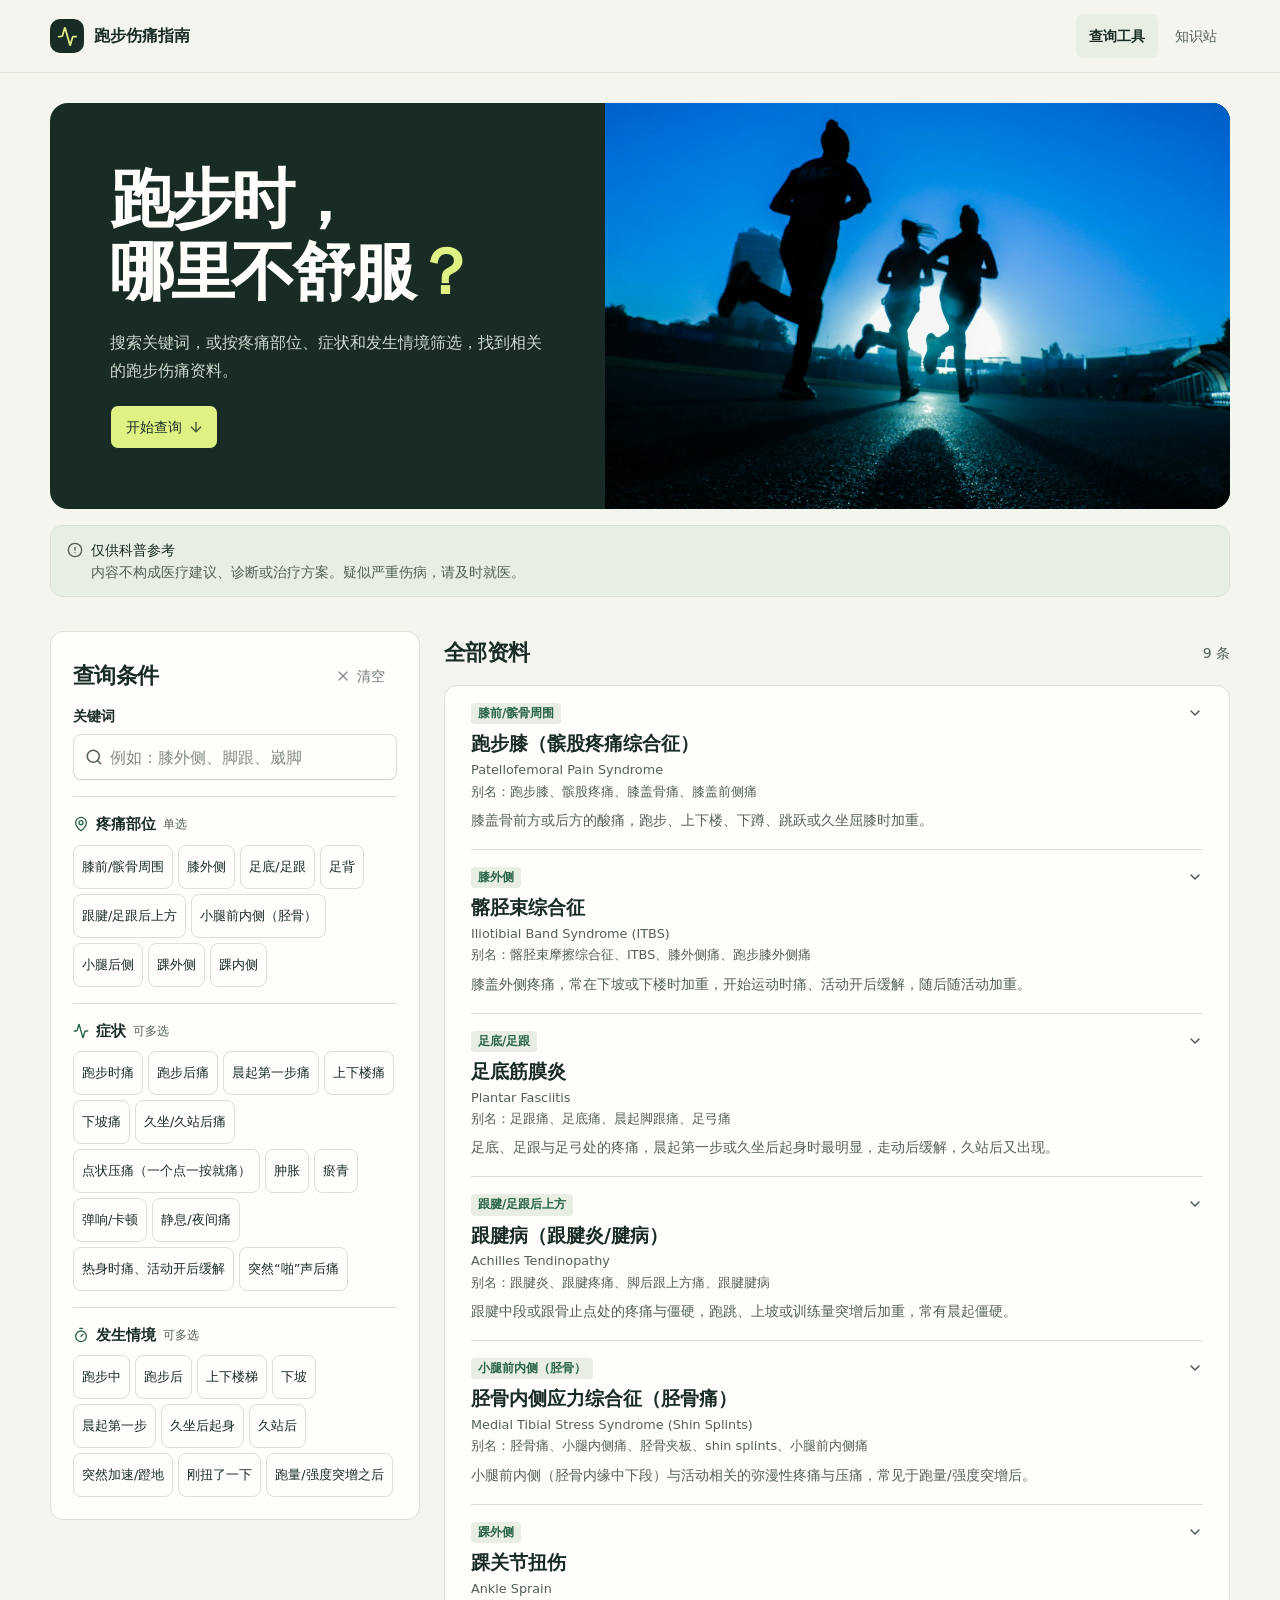
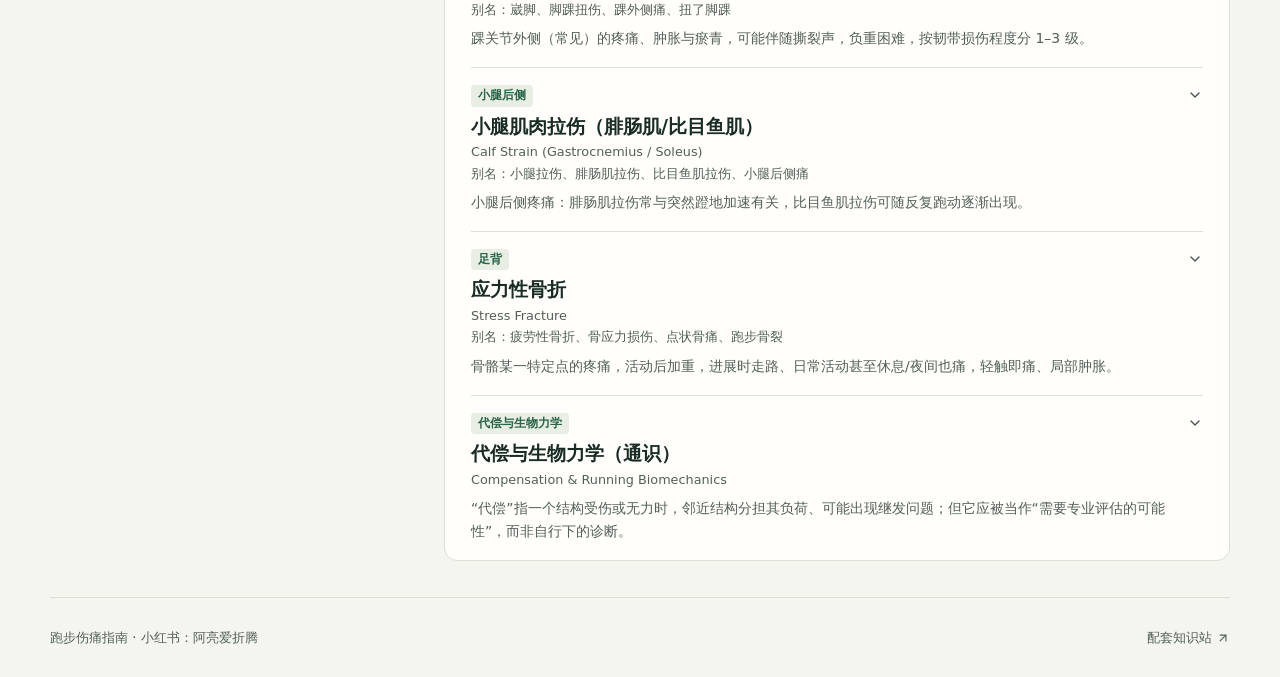
<file: 工具页/index.html>
<!doctype html>
<html lang="zh-CN">
<head>
  <meta charset="utf-8">
  <meta name="viewport" content="width=device-width, initial-scale=1">
  <meta name="theme-color" content="#f5f5ef">
  <meta name="description" content="查阅跑步伤痛、相关症状与就医信号，每条资料附出处。">
  <title>工具页 · 跑步伤痛指南</title>
  <script type="module" crossorigin src="../assets/main-BIjRZDXB.js"></script>
  <link rel="stylesheet" crossorigin href="../assets/main-9X3qH0BG.css">
</head>
<body>
  <div id="root"></div>
</body>
</html>
</file>
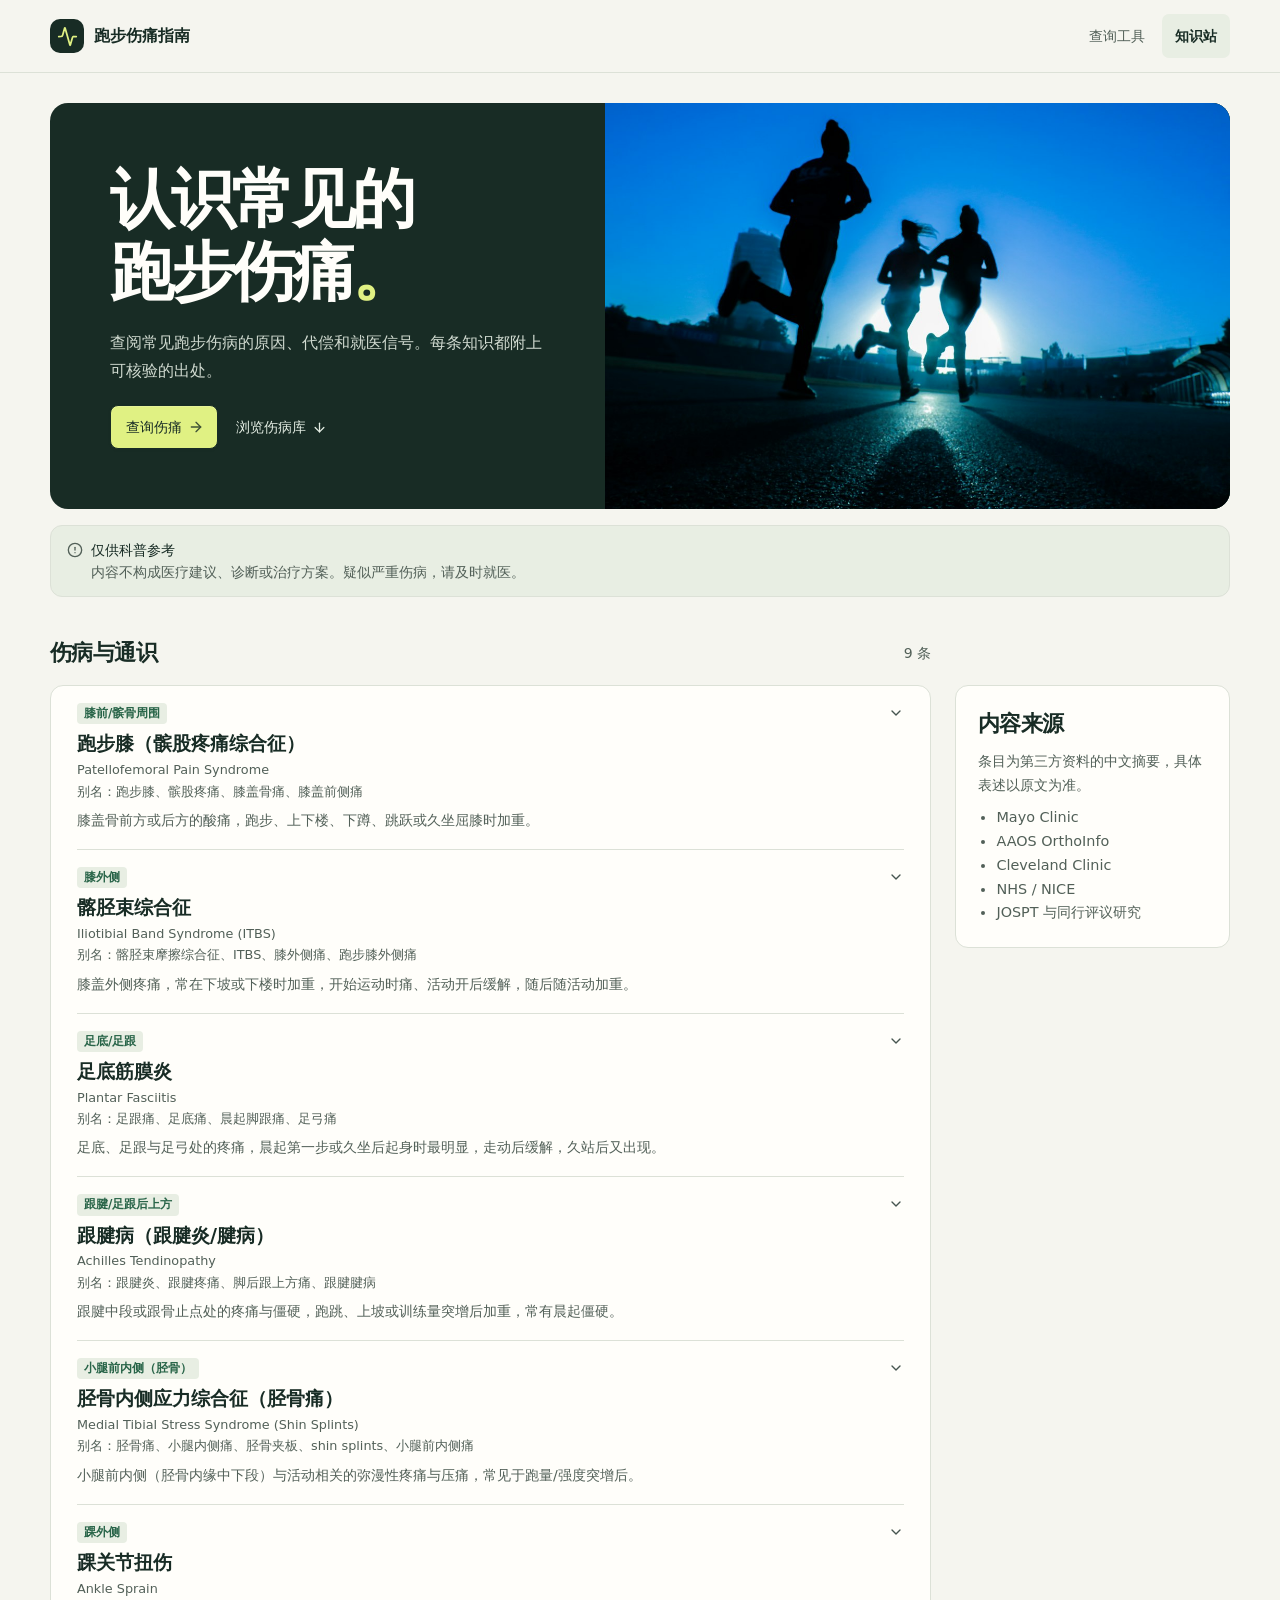
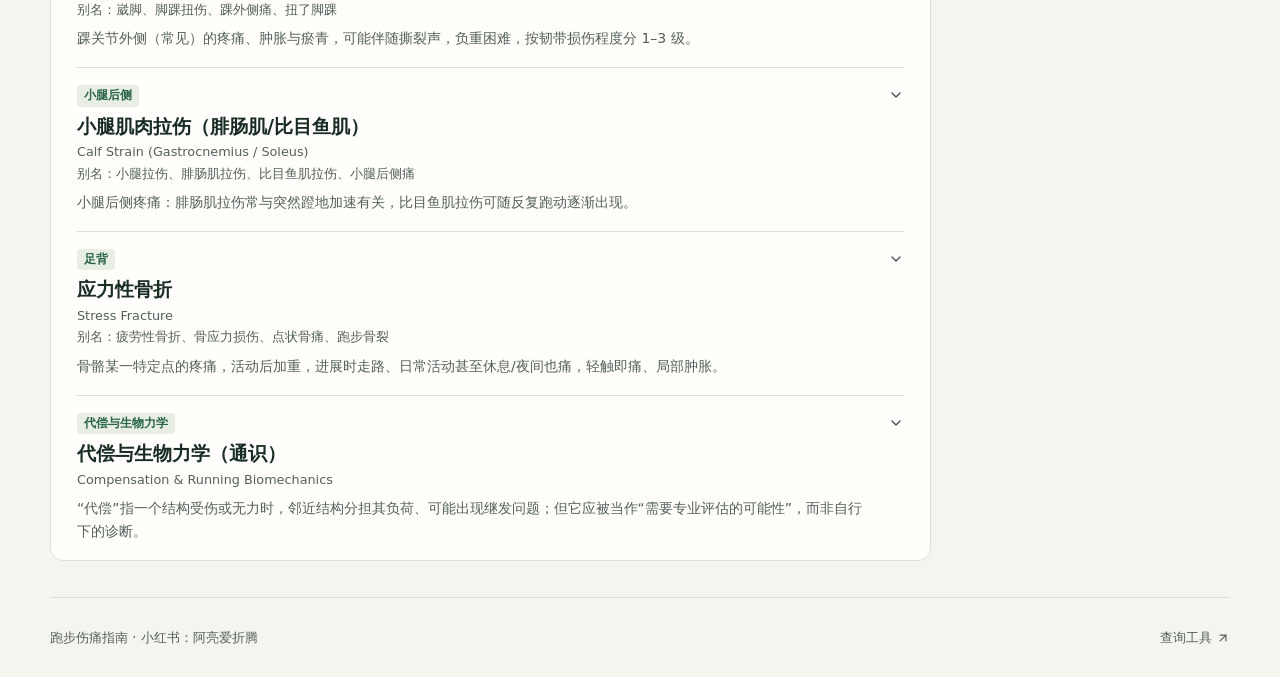
<file: 网站/index.html>
<!doctype html>
<html lang="zh-CN">
<head>
  <meta charset="utf-8">
  <meta name="viewport" content="width=device-width, initial-scale=1">
  <meta name="theme-color" content="#f5f5ef">
  <meta name="description" content="查阅跑步伤痛、相关症状与就医信号，每条资料附出处。">
  <title>网站 · 跑步伤痛指南</title>
  <script type="module" crossorigin src="../assets/main-BIjRZDXB.js"></script>
  <link rel="stylesheet" crossorigin href="../assets/main-9X3qH0BG.css">
</head>
<body data-page="library">
  <div id="root"></div>
</body>
</html>
</file>
<file: assets/main-9X3qH0BG.css>
/*! tailwindcss v4.3.5 | MIT License | https://tailwindcss.com */
@layer properties{@supports (((-webkit-hyphens:none)) and (not (margin-trim:block))) or ((-moz-orient:inline) and (not (color:rgb(from red r g b)))){*,:before,:after,::backdrop{--tw-translate-x:0;--tw-translate-y:0;--tw-translate-z:0;--tw-border-style:solid;--tw-leading:initial;--tw-font-weight:initial;--tw-shadow:0 0 #0000;--tw-shadow-color:initial;--tw-shadow-alpha:100%;--tw-inset-shadow:0 0 #0000;--tw-inset-shadow-color:initial;--tw-inset-shadow-alpha:100%;--tw-ring-color:initial;--tw-ring-shadow:0 0 #0000;--tw-inset-ring-color:initial;--tw-inset-ring-shadow:0 0 #0000;--tw-ring-inset:initial;--tw-ring-offset-width:0px;--tw-ring-offset-color:#fff;--tw-ring-offset-shadow:0 0 #0000;--tw-outline-style:solid;--tw-blur:initial;--tw-brightness:initial;--tw-contrast:initial;--tw-grayscale:initial;--tw-hue-rotate:initial;--tw-invert:initial;--tw-opacity:initial;--tw-saturate:initial;--tw-sepia:initial;--tw-drop-shadow:initial;--tw-drop-shadow-color:initial;--tw-drop-shadow-alpha:100%;--tw-drop-shadow-size:initial;--tw-duration:initial;--tw-ease:initial;--tw-content:""}}}@layer theme{:root,:host{--font-sans:-apple-system, BlinkMacSystemFont, "Segoe UI", Roboto, "Helvetica Neue", "Noto Sans", Arial, sans-serif, "Apple Color Emoji", "Segoe UI Emoji", "Segoe UI Symbol", "Noto Color Emoji";--font-mono:ui-monospace, SFMono-Regular, Menlo, Monaco, Consolas, "Liberation Mono", "Courier New", monospace;--color-black:#000;--color-white:#fff;--spacing:.25rem;--text-xs:.75rem;--text-xs--line-height:calc(1 / .75);--text-sm:.875rem;--text-sm--line-height:calc(1.25 / .875);--text-base:1rem;--text-base--line-height:calc(1.5 / 1);--text-lg:1.125rem;--text-lg--line-height:calc(1.75 / 1.125);--font-weight-medium:500;--radius-md:.375rem;--radius-lg:.5rem;--radius-xl:.75rem;--ease-in-out:cubic-bezier(.4, 0, .2, 1);--animate-spin:spin 1s linear infinite;--default-transition-duration:.15s;--default-transition-timing-function:cubic-bezier(.4, 0, .2, 1);--default-font-family:var(--font-sans);--default-mono-font-family:var(--font-mono)}}@layer base{*,:after,:before,::backdrop{box-sizing:border-box;border:0 solid;margin:0;padding:0}::file-selector-button{box-sizing:border-box;border:0 solid;margin:0;padding:0}html,:host{-webkit-text-size-adjust:100%;tab-size:4;line-height:1.5;font-family:var(--default-font-family,-apple-system, BlinkMacSystemFont, "Segoe UI", Roboto, "Helvetica Neue", "Noto Sans", Arial, sans-serif, "Apple Color Emoji", "Segoe UI Emoji", "Segoe UI Symbol", "Noto Color Emoji");font-feature-settings:var(--default-font-feature-settings,normal);font-variation-settings:var(--default-font-variation-settings,normal);-webkit-tap-highlight-color:transparent}hr{height:0;color:inherit;border-top-width:1px}abbr:where([title]){-webkit-text-decoration:underline dotted;text-decoration:underline dotted}h1,h2,h3,h4,h5,h6{font-size:inherit;font-weight:inherit}a{color:inherit;-webkit-text-decoration:inherit;-webkit-text-decoration:inherit;-webkit-text-decoration:inherit;-webkit-text-decoration:inherit;text-decoration:inherit}b,strong{font-weight:bolder}code,kbd,samp,pre{font-family:var(--default-mono-font-family,ui-monospace, SFMono-Regular, Menlo, Monaco, Consolas, "Liberation Mono", "Courier New", monospace);font-feature-settings:var(--default-mono-font-feature-settings,normal);font-variation-settings:var(--default-mono-font-variation-settings,normal);font-size:1em}small{font-size:80%}sub,sup{vertical-align:baseline;font-size:75%;line-height:0;position:relative}sub{bottom:-.25em}sup{top:-.5em}table{text-indent:0;border-color:inherit;border-collapse:collapse}:-moz-focusring:where(:not(iframe)){outline:auto}progress{vertical-align:baseline}summary{display:list-item}ol,ul,menu{list-style:none}img,svg,video,canvas,audio,iframe,embed,object{vertical-align:middle;display:block}img,video{max-width:100%;height:auto}button,input,select,optgroup,textarea{font:inherit;font-feature-settings:inherit;font-variation-settings:inherit;letter-spacing:inherit;color:inherit;opacity:1;background-color:#0000;border-radius:0}::file-selector-button{font:inherit;font-feature-settings:inherit;font-variation-settings:inherit;letter-spacing:inherit;color:inherit;opacity:1;background-color:#0000;border-radius:0}:where(select:is([multiple],[size])) optgroup{font-weight:bolder}:where(select:is([multiple],[size])) optgroup option{padding-inline-start:20px}::file-selector-button{margin-inline-end:4px}::placeholder{opacity:1}@supports (not ((-webkit-appearance:-apple-pay-button))) or (contain-intrinsic-size:1px){::placeholder{color:currentColor}@supports (color:color-mix(in lab, red, red)){::placeholder{color:color-mix(in oklab, currentcolor 50%, transparent)}}}textarea{resize:vertical}::-webkit-search-decoration{-webkit-appearance:none}::-webkit-date-and-time-value{min-height:1lh;text-align:inherit}::-webkit-datetime-edit{display:inline-flex}::-webkit-datetime-edit-fields-wrapper{padding:0}::-webkit-datetime-edit{padding-block:0}::-webkit-datetime-edit-year-field{padding-block:0}::-webkit-datetime-edit-month-field{padding-block:0}::-webkit-datetime-edit-day-field{padding-block:0}::-webkit-datetime-edit-hour-field{padding-block:0}::-webkit-datetime-edit-minute-field{padding-block:0}::-webkit-datetime-edit-second-field{padding-block:0}::-webkit-datetime-edit-millisecond-field{padding-block:0}::-webkit-datetime-edit-meridiem-field{padding-block:0}::-webkit-calendar-picker-indicator{line-height:1}:-moz-ui-invalid{box-shadow:none}button,input:where([type=button],[type=reset],[type=submit]){appearance:button}::file-selector-button{appearance:button}::-webkit-inner-spin-button{height:auto}::-webkit-outer-spin-button{height:auto}[hidden]:where(:not([hidden=until-found])){display:none!important}*{border-color:var(--line)}}@layer components;@layer utilities{.pointer-events-none{pointer-events:none}.absolute{position:absolute}.relative{position:relative}.block{display:block}.flex{display:flex}.grid{display:grid}.inline-flex{display:inline-flex}.size-4{width:calc(var(--spacing) * 4);height:calc(var(--spacing) * 4)}.size-7{width:calc(var(--spacing) * 7);height:calc(var(--spacing) * 7)}.size-8{width:calc(var(--spacing) * 8);height:calc(var(--spacing) * 8)}.size-9{width:calc(var(--spacing) * 9);height:calc(var(--spacing) * 9)}.size-10{width:calc(var(--spacing) * 10);height:calc(var(--spacing) * 10)}.size-11{width:calc(var(--spacing) * 11);height:calc(var(--spacing) * 11)}.h-\(--accordion-panel-height\){height:var(--accordion-panel-height)}.h-7{height:calc(var(--spacing) * 7)}.h-7\.5{height:calc(var(--spacing) * 7.5)}.h-8{height:calc(var(--spacing) * 8)}.h-8\.5{height:calc(var(--spacing) * 8.5)}.h-9{height:calc(var(--spacing) * 9)}.h-9\.5{height:calc(var(--spacing) * 9.5)}.h-10{height:calc(var(--spacing) * 10)}.h-11{height:calc(var(--spacing) * 11)}.w-fit{width:fit-content}.w-full{width:100%}.min-w-0{min-width:0}.min-w-8{min-width:calc(var(--spacing) * 8)}.min-w-9{min-width:calc(var(--spacing) * 9)}.min-w-10{min-width:calc(var(--spacing) * 10)}.flex-1{flex:1}.shrink-0{flex-shrink:0}.translate-y-0\.5{--tw-translate-y:calc(var(--spacing) * .5);translate:var(--tw-translate-x) var(--tw-translate-y)}.animate-spin{animation:var(--animate-spin)}.cursor-pointer{cursor:pointer}.flex-col{flex-direction:column}.items-center{align-items:center}.items-start{align-items:flex-start}.justify-between{justify-content:space-between}.justify-center{justify-content:center}.gap-0\.5{gap:calc(var(--spacing) * .5)}.gap-1{gap:var(--spacing)}.gap-1\.5{gap:calc(var(--spacing) * 1.5)}.gap-2{gap:calc(var(--spacing) * 2)}.gap-2\.5{gap:calc(var(--spacing) * 2.5)}.gap-4{gap:calc(var(--spacing) * 4)}.gap-x-2{column-gap:calc(var(--spacing) * 2)}.gap-y-0\.5{row-gap:calc(var(--spacing) * .5)}.overflow-hidden{overflow:hidden}.rounded-\[inherit\]{border-radius:inherit}.rounded-lg{border-radius:var(--radius-lg)}.rounded-md{border-radius:var(--radius-md)}.rounded-xl{border-radius:var(--radius-xl)}.border{border-style:var(--tw-border-style);border-width:1px}.border-b{border-bottom-style:var(--tw-border-style);border-bottom-width:1px}.border-destructive{border-color:#af392b}.border-destructive\/32{border-color:oklab(51.426% .135201 .0781397/.32)}.border-input{border-color:var(--line)}.border-primary{border-color:var(--ink)}.border-transparent{border-color:#0000}.border-warning\/32{border-color:oklab(54.9016% .0737073 .0963849/.32)}.bg-background{background-color:var(--paper)}.bg-border{background-color:var(--line)}.bg-destructive{background-color:#af392b}.bg-destructive\/4{background-color:oklab(51.426% .135201 .0781397/.04)}.bg-input{background-color:var(--line)}.bg-primary{background-color:var(--ink)}.bg-secondary{background-color:var(--tint)}.bg-transparent{background-color:#0000}.bg-warning\/4{background-color:oklab(54.9016% .0737073 .0963849/.04)}.px-3\.5{padding-inline:calc(var(--spacing) * 3.5)}.px-\[calc\(--spacing\(1\.5\)-1px\)\]{padding-inline:calc(calc(var(--spacing) * 1.5) - 1px)}.px-\[calc\(--spacing\(2\)-1px\)\]{padding-inline:calc(calc(var(--spacing) * 2) - 1px)}.px-\[calc\(--spacing\(2\.5\)-1px\)\]{padding-inline:calc(calc(var(--spacing) * 2.5) - 1px)}.px-\[calc\(--spacing\(3\)-1px\)\]{padding-inline:calc(calc(var(--spacing) * 3) - 1px)}.px-\[calc\(--spacing\(3\.5\)-1px\)\]{padding-inline:calc(calc(var(--spacing) * 3.5) - 1px)}.px-\[calc\(--spacing\(4\)-1px\)\]{padding-inline:calc(calc(var(--spacing) * 4) - 1px)}.py-3{padding-block:calc(var(--spacing) * 3)}.py-4{padding-block:calc(var(--spacing) * 4)}.pt-0{padding-top:0}.pb-4{padding-bottom:calc(var(--spacing) * 4)}.text-left{text-align:left}.text-base{font-size:var(--text-base);line-height:var(--tw-leading,var(--text-base--line-height))}.text-lg{font-size:var(--text-lg);line-height:var(--tw-leading,var(--text-lg--line-height))}.text-sm{font-size:var(--text-sm);line-height:var(--tw-leading,var(--text-sm--line-height))}.leading-7\.5{--tw-leading:calc(var(--spacing) * 7.5);line-height:calc(var(--spacing) * 7.5)}.leading-8\.5{--tw-leading:calc(var(--spacing) * 8.5);line-height:calc(var(--spacing) * 8.5)}.leading-9\.5{--tw-leading:calc(var(--spacing) * 9.5);line-height:calc(var(--spacing) * 9.5)}.font-medium{--tw-font-weight:var(--font-weight-medium);font-weight:var(--font-weight-medium)}.whitespace-nowrap{white-space:nowrap}.text-card-foreground{color:var(--ink)}.text-destructive-foreground{color:#8f2015}.text-foreground{color:var(--ink)}.text-muted-foreground{color:var(--muted)}.text-primary-foreground{color:#fff}.text-secondary-foreground{color:var(--ink)}.text-white{color:var(--color-white)}.underline-offset-4{text-underline-offset:4px}.opacity-80{opacity:.8}.shadow-xs\/5{--tw-shadow-alpha:5%;--tw-shadow:0 1px 2px 0 var(--tw-shadow-color,oklab(0% 0 0/.05));box-shadow:var(--tw-inset-shadow), var(--tw-inset-ring-shadow), var(--tw-ring-offset-shadow), var(--tw-ring-shadow), var(--tw-shadow)}.shadow-xs{--tw-shadow:0 1px 2px 0 var(--tw-shadow-color,#0000000d);box-shadow:var(--tw-inset-shadow), var(--tw-inset-ring-shadow), var(--tw-ring-offset-shadow), var(--tw-ring-shadow), var(--tw-shadow)}.shadow-destructive\/24{--tw-shadow-color:#af392b3d}@supports (color:color-mix(in lab, red, red)){.shadow-destructive\/24{--tw-shadow-color:color-mix(in oklab, oklab(51.426% .135201 .0781397/.24) var(--tw-shadow-alpha), transparent)}}.shadow-primary\/24{--tw-shadow-color:var(--ink)}@supports (color:color-mix(in lab, red, red)){.shadow-primary\/24{--tw-shadow-color:color-mix(in oklab, color-mix(in oklab, var(--ink) 24%, transparent) var(--tw-shadow-alpha), transparent)}}.ring-ring\/24{--tw-ring-color:var(--green)}@supports (color:color-mix(in lab, red, red)){.ring-ring\/24{--tw-ring-color:color-mix(in oklab, var(--green) 24%, transparent)}}.outline{outline-style:var(--tw-outline-style);outline-width:1px}.filter{filter:var(--tw-blur, ) var(--tw-brightness, ) var(--tw-contrast, ) var(--tw-grayscale, ) var(--tw-hue-rotate, ) var(--tw-invert, ) var(--tw-saturate, ) var(--tw-sepia, ) var(--tw-drop-shadow, )}.transition-\[height\]{transition-property:height;transition-timing-function:var(--tw-ease,var(--default-transition-timing-function));transition-duration:var(--tw-duration,var(--default-transition-duration))}.transition-all{transition-property:all;transition-timing-function:var(--tw-ease,var(--default-transition-timing-function));transition-duration:var(--tw-duration,var(--default-transition-duration))}.transition-shadow{transition-property:box-shadow;transition-timing-function:var(--tw-ease,var(--default-transition-timing-function));transition-duration:var(--tw-duration,var(--default-transition-duration))}.transition-transform{transition-property:transform,translate,scale,rotate;transition-timing-function:var(--tw-ease,var(--default-transition-timing-function));transition-duration:var(--tw-duration,var(--default-transition-duration))}.duration-200{--tw-duration:.2s;transition-duration:.2s}.ease-in-out{--tw-ease:var(--ease-in-out);transition-timing-function:var(--ease-in-out)}.outline-none{--tw-outline-style:none;outline-style:none}.select-none{-webkit-user-select:none;user-select:none}.\[transition\:background-color_5000000s_ease-in-out_0s\]{transition:background-color 5000000s ease-in-out}:is(.\*\:not-first\:rounded-s-none>*):not(:first-child){border-start-start-radius:0;border-end-start-radius:0}:is(.\*\:not-first\:rounded-t-none>*):not(:first-child){border-top-left-radius:0;border-top-right-radius:0}:is(.\*\:not-first\:border-s-0>*):not(:first-child){border-inline-start-style:var(--tw-border-style);border-inline-start-width:0}:is(.\*\:not-first\:border-t-0>*):not(:first-child){border-top-style:var(--tw-border-style);border-top-width:0}:is(.\*\:not-last\:rounded-e-none>*):not(:last-child){border-start-end-radius:0;border-end-end-radius:0}:is(.\*\:not-last\:rounded-b-none>*):not(:last-child){border-bottom-right-radius:0;border-bottom-left-radius:0}:is(.\*\:not-last\:border-e-0>*):not(:last-child){border-inline-end-style:var(--tw-border-style);border-inline-end-width:0}:is(.\*\:not-last\:border-b-0>*):not(:last-child){border-bottom-style:var(--tw-border-style);border-bottom-width:0}.not-disabled\:inset-shadow-\[0_1px_--theme\(--color-white\/16\%\)\]:not(:disabled){--tw-inset-shadow:inset 0 1px var(--tw-inset-shadow-color,#ffffff29)}@supports (color:color-mix(in lab, red, red)){.not-disabled\:inset-shadow-\[0_1px_--theme\(--color-white\/16\%\)\]:not(:disabled){--tw-inset-shadow:inset 0 1px var(--tw-inset-shadow-color,color-mix(in oklab, var(--color-white) 16%, transparent))}}.not-disabled\:inset-shadow-\[0_1px_--theme\(--color-white\/16\%\)\]:not(:disabled){box-shadow:var(--tw-inset-shadow), var(--tw-inset-ring-shadow), var(--tw-ring-offset-shadow), var(--tw-ring-shadow), var(--tw-shadow)}@media not all and (prefers-color-scheme:dark){.not-dark\:bg-clip-padding{background-clip:padding-box}}.file\:me-3::file-selector-button{margin-inline-end:calc(var(--spacing) * 3)}.file\:bg-transparent::file-selector-button{background-color:#0000}.file\:text-sm::file-selector-button{font-size:var(--text-sm);line-height:var(--tw-leading,var(--text-sm--line-height))}.file\:font-medium::file-selector-button{--tw-font-weight:var(--font-weight-medium);font-weight:var(--font-weight-medium)}.file\:text-foreground::file-selector-button{color:var(--ink)}.placeholder\:text-muted-foreground\/72::placeholder{color:var(--muted)}@supports (color:color-mix(in lab, red, red)){.placeholder\:text-muted-foreground\/72::placeholder{color:color-mix(in oklab, var(--muted) 72%, transparent)}}.before\:pointer-events-none:before{content:var(--tw-content);pointer-events:none}.before\:absolute:before{content:var(--tw-content);position:absolute}.before\:inset-0:before{content:var(--tw-content);inset:0}.before\:rounded-\[calc\(var\(--radius-lg\)-1px\)\]:before{content:var(--tw-content);border-radius:calc(var(--radius-lg) - 1px)}.before\:rounded-\[calc\(var\(--radius-md\)-1px\)\]:before{content:var(--tw-content);border-radius:calc(var(--radius-md) - 1px)}:is(.\*\:not-first\:before\:rounded-s-none>*):not(:first-child):before{content:var(--tw-content);border-start-start-radius:0;border-end-start-radius:0}:is(.\*\:not-first\:before\:rounded-t-none>*):not(:first-child):before{content:var(--tw-content);border-top-left-radius:0;border-top-right-radius:0}:is(.\*\:not-last\:before\:rounded-e-none>*):not(:last-child):before{content:var(--tw-content);border-start-end-radius:0;border-end-end-radius:0}:is(.\*\:not-last\:before\:rounded-b-none>*):not(:last-child):before{content:var(--tw-content);border-bottom-right-radius:0;border-bottom-left-radius:0}.not-has-disabled\:not-has-focus-visible\:not-has-aria-invalid\:before\:shadow-\[0_1px_--theme\(--color-black\/4\%\)\]:not(:has(:disabled)):not(:has(:focus-visible)):not(:has([aria-invalid=true])):before{content:var(--tw-content);--tw-shadow:0 1px var(--tw-shadow-color,#0000000a)}@supports (color:color-mix(in lab, red, red)){.not-has-disabled\:not-has-focus-visible\:not-has-aria-invalid\:before\:shadow-\[0_1px_--theme\(--color-black\/4\%\)\]:not(:has(:disabled)):not(:has(:focus-visible)):not(:has([aria-invalid=true])):before{--tw-shadow:0 1px var(--tw-shadow-color,color-mix(in oklab, var(--color-black) 4%, transparent))}}.not-has-disabled\:not-has-focus-visible\:not-has-aria-invalid\:before\:shadow-\[0_1px_--theme\(--color-black\/4\%\)\]:not(:has(:disabled)):not(:has(:focus-visible)):not(:has([aria-invalid=true])):before{box-shadow:var(--tw-inset-shadow), var(--tw-inset-ring-shadow), var(--tw-ring-offset-shadow), var(--tw-ring-shadow), var(--tw-shadow)}.not-disabled\:not-active\:not-data-pressed\:before\:shadow-\[0_1px_--theme\(--color-black\/4\%\)\]:not(:disabled):not(:active):not([data-pressed]):before{content:var(--tw-content);--tw-shadow:0 1px var(--tw-shadow-color,#0000000a)}@supports (color:color-mix(in lab, red, red)){.not-disabled\:not-active\:not-data-pressed\:before\:shadow-\[0_1px_--theme\(--color-black\/4\%\)\]:not(:disabled):not(:active):not([data-pressed]):before{--tw-shadow:0 1px var(--tw-shadow-color,color-mix(in oklab, var(--color-black) 4%, transparent))}}.not-disabled\:not-active\:not-data-pressed\:before\:shadow-\[0_1px_--theme\(--color-black\/4\%\)\]:not(:disabled):not(:active):not([data-pressed]):before{box-shadow:var(--tw-inset-shadow), var(--tw-inset-ring-shadow), var(--tw-ring-offset-shadow), var(--tw-ring-shadow), var(--tw-shadow)}:is(.\*\:not-first\:not-data-\[slot\=separator\]\:before\:-start-\[0\.5px\]>*):not(:first-child):not([data-slot=separator]):before{content:var(--tw-content);inset-inline-start:-.5px}:is(.\*\:not-first\:not-data-\[slot\=separator\]\:before\:-top-\[0\.5px\]>*):not(:first-child):not([data-slot=separator]):before{content:var(--tw-content);top:-.5px}:is(.\*\:not-last\:not-data-\[slot\=separator\]\:before\:-end-\[0\.5px\]>*):not(:last-child):not([data-slot=separator]):before{content:var(--tw-content);inset-inline-end:-.5px}:is(.\*\:not-last\:not-data-\[slot\=separator\]\:before\:-bottom-\[0\.5px\]>*):not(:last-child):not([data-slot=separator]):before{content:var(--tw-content);bottom:-.5px}.last\:border-b-0:last-child{border-bottom-style:var(--tw-border-style);border-bottom-width:0}.autofill\:\[-webkit-text-fill-color\:var\(--foreground\)\]:autofill{-webkit-text-fill-color:var(--foreground)}@media (hover:hover){.hover\:border-destructive\/32:hover{border-color:oklab(51.426% .135201 .0781397/.32)}.hover\:bg-accent:hover,.hover\:bg-accent\/50:hover{background-color:var(--tint)}@supports (color:color-mix(in lab, red, red)){.hover\:bg-accent\/50:hover{background-color:color-mix(in oklab, var(--tint) 50%, transparent)}}.hover\:bg-destructive\/4:hover{background-color:oklab(51.426% .135201 .0781397/.04)}.hover\:bg-destructive\/90:hover{background-color:oklab(51.426% .135201 .0781397/.9)}.hover\:bg-primary\/90:hover{background-color:var(--ink)}@supports (color:color-mix(in lab, red, red)){.hover\:bg-primary\/90:hover{background-color:color-mix(in oklab, var(--ink) 90%, transparent)}}.hover\:bg-secondary\/90:hover{background-color:var(--tint)}@supports (color:color-mix(in lab, red, red)){.hover\:bg-secondary\/90:hover{background-color:color-mix(in oklab, var(--tint) 90%, transparent)}}.hover\:underline:hover{text-decoration-line:underline}}.focus-visible\:ring-2:focus-visible{--tw-ring-shadow:var(--tw-ring-inset, ) 0 0 0 calc(2px + var(--tw-ring-offset-width)) var(--tw-ring-color,currentcolor);box-shadow:var(--tw-inset-shadow), var(--tw-inset-ring-shadow), var(--tw-ring-offset-shadow), var(--tw-ring-shadow), var(--tw-shadow)}.focus-visible\:ring-\[3px\]:focus-visible{--tw-ring-shadow:var(--tw-ring-inset, ) 0 0 0 calc(3px + var(--tw-ring-offset-width)) var(--tw-ring-color,currentcolor);box-shadow:var(--tw-inset-shadow), var(--tw-inset-ring-shadow), var(--tw-ring-offset-shadow), var(--tw-ring-shadow), var(--tw-shadow)}.focus-visible\:ring-ring:focus-visible{--tw-ring-color:var(--green)}.focus-visible\:ring-offset-1:focus-visible{--tw-ring-offset-width:1px;--tw-ring-offset-shadow:var(--tw-ring-inset, ) 0 0 0 var(--tw-ring-offset-width) var(--tw-ring-offset-color)}.focus-visible\:ring-offset-background:focus-visible{--tw-ring-offset-color:var(--paper)}:is(.\*\:focus-visible\:z-10>*):focus-visible{z-index:10}.disabled\:pointer-events-none:disabled{pointer-events:none}.disabled\:opacity-64:disabled{opacity:.64}.has-autofill\:bg-foreground\/4:has(:autofill){background-color:var(--ink)}@supports (color:color-mix(in lab, red, red)){.has-autofill\:bg-foreground\/4:has(:autofill){background-color:color-mix(in oklab, var(--ink) 4%, transparent)}}.has-focus-visible\:border-ring:has(:focus-visible){border-color:var(--green)}.has-focus-visible\:ring-\[3px\]:has(:focus-visible){--tw-ring-shadow:var(--tw-ring-inset, ) 0 0 0 calc(3px + var(--tw-ring-offset-width)) var(--tw-ring-color,currentcolor);box-shadow:var(--tw-inset-shadow), var(--tw-inset-ring-shadow), var(--tw-ring-offset-shadow), var(--tw-ring-shadow), var(--tw-shadow)}.has-disabled\:opacity-64:has(:disabled){opacity:.64}.has-aria-invalid\:border-destructive\/36:has([aria-invalid=true]){border-color:oklab(51.426% .135201 .0781397/.36)}.has-focus-visible\:has-aria-invalid\:border-destructive\/64:has(:focus-visible):has([aria-invalid=true]){border-color:oklab(51.426% .135201 .0781397/.64)}.has-focus-visible\:has-aria-invalid\:ring-destructive\/16:has(:focus-visible):has([aria-invalid=true]){--tw-ring-color:oklab(51.426% .135201 .0781397/.16)}.has-data-\[slot\=alert-action\]\:grid-cols-\[1fr_auto\]:has([data-slot=alert-action]){grid-template-columns:1fr auto}.has-\[\:disabled\,\:focus-visible\,\[aria-invalid\]\]\:shadow-none:has(:is(:disabled,:focus-visible,[aria-invalid])){--tw-shadow:0 0 #0000;box-shadow:var(--tw-inset-shadow), var(--tw-inset-ring-shadow), var(--tw-ring-offset-shadow), var(--tw-ring-shadow), var(--tw-shadow)}.has-\[\>svg\]\:grid-cols-\[calc\(var\(--spacing\)\*4\)_1fr\]:has(>svg){grid-template-columns:calc(var(--spacing) * 4) 1fr}.has-\[\>svg\]\:gap-x-2:has(>svg){column-gap:calc(var(--spacing) * 2)}.has-\[\>svg\]\:has-data-\[slot\=alert-action\]\:grid-cols-\[calc\(var\(--spacing\)\*4\)_1fr_auto\]:has(>svg):has([data-slot=alert-action]){grid-template-columns:calc(var(--spacing) * 4) 1fr auto}.data-ending-style\:h-0[data-ending-style]{height:0}.data-loading\:text-transparent[data-loading]{color:#0000}.data-loading\:select-none[data-loading]{-webkit-user-select:none;user-select:none}.data-pressed\:border-destructive\/32[data-pressed]{border-color:oklab(51.426% .135201 .0781397/.32)}.data-pressed\:bg-accent[data-pressed],.data-pressed\:bg-accent\/50[data-pressed]{background-color:var(--tint)}@supports (color:color-mix(in lab, red, red)){.data-pressed\:bg-accent\/50[data-pressed]{background-color:color-mix(in oklab, var(--tint) 50%, transparent)}}.data-pressed\:bg-destructive\/4[data-pressed]{background-color:oklab(51.426% .135201 .0781397/.04)}.data-pressed\:bg-destructive\/90[data-pressed]{background-color:oklab(51.426% .135201 .0781397/.9)}.data-pressed\:bg-input\/64[data-pressed]{background-color:var(--line)}@supports (color:color-mix(in lab, red, red)){.data-pressed\:bg-input\/64[data-pressed]{background-color:color-mix(in oklab, var(--line) 64%, transparent)}}.data-pressed\:bg-primary\/90[data-pressed]{background-color:var(--ink)}@supports (color:color-mix(in lab, red, red)){.data-pressed\:bg-primary\/90[data-pressed]{background-color:color-mix(in oklab, var(--ink) 90%, transparent)}}.data-pressed\:bg-secondary\/90[data-pressed]{background-color:var(--tint)}@supports (color:color-mix(in lab, red, red)){.data-pressed\:bg-secondary\/90[data-pressed]{background-color:color-mix(in oklab, var(--tint) 90%, transparent)}}.data-pressed\:text-accent-foreground[data-pressed]{color:var(--ink)}.data-pressed\:underline[data-pressed]{text-decoration-line:underline}.data-starting-style\:h-0[data-starting-style]{height:0}.data-\[orientation\=horizontal\]\:h-px[data-orientation=horizontal]{height:1px}.data-\[orientation\=horizontal\]\:w-full[data-orientation=horizontal]{width:100%}.data-\[orientation\=vertical\]\:w-px[data-orientation=vertical]{width:1px}.data-\[orientation\=vertical\]\:not-\[\[class\^\=\'h-\'\]\]\:not-\[\[class\*\=\'_h-\'\]\]\:self-stretch[data-orientation=vertical]:not([class^=h-]):not([class*=\ h-]){align-self:stretch}:is(.data-panel-open\:\*\:data-\[slot\=accordion-indicator\]\:rotate-180[data-panel-open]>*)[data-slot=accordion-indicator]{rotate:180deg}:is(.\*\:data-\[slot\=button-loading-indicator\]\:text-foreground>*)[data-slot=button-loading-indicator]{color:var(--ink)}:is(.\*\:data-\[slot\=button-loading-indicator\]\:text-primary-foreground>*)[data-slot=button-loading-indicator]{color:#fff}:is(.\*\:data-\[slot\=button-loading-indicator\]\:text-secondary-foreground>*)[data-slot=button-loading-indicator]{color:var(--ink)}:is(.\*\:data-\[slot\=button-loading-indicator\]\:text-white>*)[data-slot=button-loading-indicator]{color:var(--color-white)}:is(.\*\:data-\[slot\=toggle\]\:not-last\:before\:hidden>*)[data-slot=toggle]:not(:last-child):before{content:var(--tw-content);display:none}@media not all and (width>=40rem){.max-sm\:col-start-2{grid-column-start:2}.max-sm\:mt-2{margin-top:calc(var(--spacing) * 2)}}@media (width>=40rem){.sm\:row-start-1{grid-row-start:1}.sm\:row-end-3{grid-row-end:3}.sm\:size-6{width:calc(var(--spacing) * 6);height:calc(var(--spacing) * 6)}.sm\:size-7{width:calc(var(--spacing) * 7);height:calc(var(--spacing) * 7)}.sm\:size-8{width:calc(var(--spacing) * 8);height:calc(var(--spacing) * 8)}.sm\:size-9{width:calc(var(--spacing) * 9);height:calc(var(--spacing) * 9)}.sm\:size-10{width:calc(var(--spacing) * 10);height:calc(var(--spacing) * 10)}.sm\:h-6{height:calc(var(--spacing) * 6)}.sm\:h-6\.5{height:calc(var(--spacing) * 6.5)}.sm\:h-7{height:calc(var(--spacing) * 7)}.sm\:h-7\.5{height:calc(var(--spacing) * 7.5)}.sm\:h-8{height:calc(var(--spacing) * 8)}.sm\:h-8\.5{height:calc(var(--spacing) * 8.5)}.sm\:h-9{height:calc(var(--spacing) * 9)}.sm\:h-10{height:calc(var(--spacing) * 10)}.sm\:min-w-7{min-width:calc(var(--spacing) * 7)}.sm\:min-w-8{min-width:calc(var(--spacing) * 8)}.sm\:min-w-9{min-width:calc(var(--spacing) * 9)}.sm\:self-center{align-self:center}.sm\:text-base{font-size:var(--text-base);line-height:var(--tw-leading,var(--text-base--line-height))}.sm\:text-sm{font-size:var(--text-sm);line-height:var(--tw-leading,var(--text-sm--line-height))}.sm\:text-xs{font-size:var(--text-xs);line-height:var(--tw-leading,var(--text-xs--line-height))}.sm\:leading-6\.5{--tw-leading:calc(var(--spacing) * 6.5);line-height:calc(var(--spacing) * 6.5)}.sm\:leading-7\.5{--tw-leading:calc(var(--spacing) * 7.5);line-height:calc(var(--spacing) * 7.5)}.sm\:leading-8\.5{--tw-leading:calc(var(--spacing) * 8.5);line-height:calc(var(--spacing) * 8.5)}}@media (prefers-color-scheme:dark){.dark\:bg-input\/32{background-color:var(--line)}@supports (color:color-mix(in lab, red, red)){.dark\:bg-input\/32{background-color:color-mix(in oklab, var(--line) 32%, transparent)}}.dark\:before\:bg-input\/32:before{content:var(--tw-content);background-color:var(--line)}@supports (color:color-mix(in lab, red, red)){.dark\:before\:bg-input\/32:before{background-color:color-mix(in oklab, var(--line) 32%, transparent)}}.dark\:not-disabled\:before\:shadow-\[0_-1px_--theme\(--color-white\/2\%\)\]:not(:disabled):before{content:var(--tw-content);--tw-shadow:0 -1px var(--tw-shadow-color,#ffffff05)}@supports (color:color-mix(in lab, red, red)){.dark\:not-disabled\:before\:shadow-\[0_-1px_--theme\(--color-white\/2\%\)\]:not(:disabled):before{--tw-shadow:0 -1px var(--tw-shadow-color,color-mix(in oklab, var(--color-white) 2%, transparent))}}.dark\:not-disabled\:before\:shadow-\[0_-1px_--theme\(--color-white\/2\%\)\]:not(:disabled):before{box-shadow:var(--tw-inset-shadow), var(--tw-inset-ring-shadow), var(--tw-ring-offset-shadow), var(--tw-ring-shadow), var(--tw-shadow)}.dark\:not-has-disabled\:not-has-focus-visible\:not-has-aria-invalid\:before\:shadow-\[0_-1px_--theme\(--color-white\/6\%\)\]:not(:has(:disabled)):not(:has(:focus-visible)):not(:has([aria-invalid=true])):before{content:var(--tw-content);--tw-shadow:0 -1px var(--tw-shadow-color,#ffffff0f)}@supports (color:color-mix(in lab, red, red)){.dark\:not-has-disabled\:not-has-focus-visible\:not-has-aria-invalid\:before\:shadow-\[0_-1px_--theme\(--color-white\/6\%\)\]:not(:has(:disabled)):not(:has(:focus-visible)):not(:has([aria-invalid=true])):before{--tw-shadow:0 -1px var(--tw-shadow-color,color-mix(in oklab, var(--color-white) 6%, transparent))}}.dark\:not-has-disabled\:not-has-focus-visible\:not-has-aria-invalid\:before\:shadow-\[0_-1px_--theme\(--color-white\/6\%\)\]:not(:has(:disabled)):not(:has(:focus-visible)):not(:has([aria-invalid=true])):before{box-shadow:var(--tw-inset-shadow), var(--tw-inset-ring-shadow), var(--tw-ring-offset-shadow), var(--tw-ring-shadow), var(--tw-shadow)}.dark\:not-disabled\:not-data-pressed\:before\:shadow-\[0_-1px_--theme\(--color-white\/2\%\)\]:not(:disabled):not([data-pressed]):before{content:var(--tw-content);--tw-shadow:0 -1px var(--tw-shadow-color,#ffffff05)}@supports (color:color-mix(in lab, red, red)){.dark\:not-disabled\:not-data-pressed\:before\:shadow-\[0_-1px_--theme\(--color-white\/2\%\)\]:not(:disabled):not([data-pressed]):before{--tw-shadow:0 -1px var(--tw-shadow-color,color-mix(in oklab, var(--color-white) 2%, transparent))}}.dark\:not-disabled\:not-data-pressed\:before\:shadow-\[0_-1px_--theme\(--color-white\/2\%\)\]:not(:disabled):not([data-pressed]):before{box-shadow:var(--tw-inset-shadow), var(--tw-inset-ring-shadow), var(--tw-ring-offset-shadow), var(--tw-ring-shadow), var(--tw-shadow)}.dark\:not-disabled\:not-active\:not-data-pressed\:before\:shadow-\[0_-1px_--theme\(--color-white\/6\%\)\]:not(:disabled):not(:active):not([data-pressed]):before{content:var(--tw-content);--tw-shadow:0 -1px var(--tw-shadow-color,#ffffff0f)}@supports (color:color-mix(in lab, red, red)){.dark\:not-disabled\:not-active\:not-data-pressed\:before\:shadow-\[0_-1px_--theme\(--color-white\/6\%\)\]:not(:disabled):not(:active):not([data-pressed]):before{--tw-shadow:0 -1px var(--tw-shadow-color,color-mix(in oklab, var(--color-white) 6%, transparent))}}.dark\:not-disabled\:not-active\:not-data-pressed\:before\:shadow-\[0_-1px_--theme\(--color-white\/6\%\)\]:not(:disabled):not(:active):not([data-pressed]):before{box-shadow:var(--tw-inset-shadow), var(--tw-inset-ring-shadow), var(--tw-ring-offset-shadow), var(--tw-ring-shadow), var(--tw-shadow)}:is(.dark\:\*\:first\:before\:block>*):first-child:before{content:var(--tw-content);display:block}:is(.dark\:\*\:last\:before\:hidden>*):last-child:before{content:var(--tw-content);display:none}@media (hover:hover){.dark\:hover\:bg-input\/64:hover{background-color:var(--line)}@supports (color:color-mix(in lab, red, red)){.dark\:hover\:bg-input\/64:hover{background-color:color-mix(in oklab, var(--line) 64%, transparent)}}}.dark\:has-autofill\:bg-foreground\/8:has(:autofill){background-color:var(--ink)}@supports (color:color-mix(in lab, red, red)){.dark\:has-autofill\:bg-foreground\/8:has(:autofill){background-color:color-mix(in oklab, var(--ink) 8%, transparent)}}.dark\:has-aria-invalid\:ring-destructive\/24:has([aria-invalid=true]){--tw-ring-color:oklab(51.426% .135201 .0781397/.24)}.dark\:data-pressed\:bg-input[data-pressed],.dark\:data-pressed\:bg-input\/64[data-pressed]{background-color:var(--line)}@supports (color:color-mix(in lab, red, red)){.dark\:data-pressed\:bg-input\/64[data-pressed]{background-color:color-mix(in oklab, var(--line) 64%, transparent)}}}@media (pointer:coarse){.pointer-coarse\:after\:absolute:after{content:var(--tw-content);position:absolute}.pointer-coarse\:after\:size-full:after{content:var(--tw-content);width:100%;height:100%}.pointer-coarse\:after\:min-h-11:after{content:var(--tw-content);min-height:calc(var(--spacing) * 11)}.pointer-coarse\:after\:min-w-11:after{content:var(--tw-content);min-width:calc(var(--spacing) * 11)}:is(.\*\:pointer-coarse\:after\:min-h-auto>*):after{content:var(--tw-content);min-height:auto}:is(.\*\:pointer-coarse\:after\:min-w-auto>*):after{content:var(--tw-content);min-width:auto}}.\[\&_svg\]\:pointer-events-none svg{pointer-events:none}.\[\&_svg\]\:-mx-0\.5 svg{margin-inline:calc(var(--spacing) * -.5)}.\[\&_svg\]\:shrink-0 svg{flex-shrink:0}.\[\&_svg\:not\(\[class\*\=\'opacity-\'\]\)\]\:opacity-80 svg:not([class*=opacity-]){opacity:.8}.\[\&_svg\:not\(\[class\*\=\'size-\'\]\)\]\:size-4 svg:not([class*=size-]){width:calc(var(--spacing) * 4);height:calc(var(--spacing) * 4)}.\[\&_svg\:not\(\[class\*\=\'size-\'\]\)\]\:size-4\.5 svg:not([class*=size-]){width:calc(var(--spacing) * 4.5);height:calc(var(--spacing) * 4.5)}.\[\&_svg\:not\(\[class\*\=\'size-\'\]\)\]\:size-5 svg:not([class*=size-]){width:calc(var(--spacing) * 5);height:calc(var(--spacing) * 5)}.not-in-data-\[slot\=input-group\]\:\[\&_svg\:not\(\[class\*\=\'size-\'\]\)\]\:size-4:not(:where([data-slot=input-group]) *) svg:not([class*=size-]){width:calc(var(--spacing) * 4);height:calc(var(--spacing) * 4)}@media (width>=40rem){.sm\:\[\&_svg\:not\(\[class\*\=\'size-\'\]\)\]\:size-3\.5 svg:not([class*=size-]){width:calc(var(--spacing) * 3.5);height:calc(var(--spacing) * 3.5)}.sm\:\[\&_svg\:not\(\[class\*\=\'size-\'\]\)\]\:size-4 svg:not([class*=size-]){width:calc(var(--spacing) * 4);height:calc(var(--spacing) * 4)}.sm\:\[\&_svg\:not\(\[class\*\=\'size-\'\]\)\]\:size-4\.5 svg:not([class*=size-]){width:calc(var(--spacing) * 4.5);height:calc(var(--spacing) * 4.5)}.sm\:not-in-data-\[slot\=input-group\]\:\[\&_svg\:not\(\[class\*\=\'size-\'\]\)\]\:size-3\.5:not(:where([data-slot=input-group]) *) svg:not([class*=size-]){width:calc(var(--spacing) * 3.5);height:calc(var(--spacing) * 3.5)}}.\[\&\:\:-webkit-search-cancel-button\]\:appearance-none::-webkit-search-cancel-button{appearance:none}.\[\&\:\:-webkit-search-decoration\]\:appearance-none::-webkit-search-decoration{appearance:none}.\[\&\:\:-webkit-search-results-button\]\:appearance-none::-webkit-search-results-button{appearance:none}.\[\&\:\:-webkit-search-results-decoration\]\:appearance-none::-webkit-search-results-decoration{appearance:none}.\[\:active\,\[data-pressed\]\]\:bg-secondary\/80:is(:active,[data-pressed]){background-color:var(--tint)}@supports (color:color-mix(in lab, red, red)){.\[\:active\,\[data-pressed\]\]\:bg-secondary\/80:is(:active,[data-pressed]){background-color:color-mix(in oklab, var(--tint) 80%, transparent)}}.\[\:active\,\[data-pressed\]\]\:inset-shadow-\[0_1px_--theme\(--color-black\/8\%\)\]:is(:active,[data-pressed]){--tw-inset-shadow:inset 0 1px var(--tw-inset-shadow-color,#00000014)}@supports (color:color-mix(in lab, red, red)){.\[\:active\,\[data-pressed\]\]\:inset-shadow-\[0_1px_--theme\(--color-black\/8\%\)\]:is(:active,[data-pressed]){--tw-inset-shadow:inset 0 1px var(--tw-inset-shadow-color,color-mix(in oklab, var(--color-black) 8%, transparent))}}.\[\:active\,\[data-pressed\]\]\:inset-shadow-\[0_1px_--theme\(--color-black\/8\%\)\]:is(:active,[data-pressed]){box-shadow:var(--tw-inset-shadow), var(--tw-inset-ring-shadow), var(--tw-ring-offset-shadow), var(--tw-ring-shadow), var(--tw-shadow)}.\[\:disabled\,\:active\,\[data-pressed\]\]\:shadow-none:is(:disabled,:active,[data-pressed]){--tw-shadow:0 0 #0000;box-shadow:var(--tw-inset-shadow), var(--tw-inset-ring-shadow), var(--tw-ring-offset-shadow), var(--tw-ring-shadow), var(--tw-shadow)}@media (prefers-color-scheme:dark){:is(.dark\:\*\:\[\[data-slot\=separator\]\:has\(\+\[data-slot\=toggle\]\:hover\)\]\:before\:bg-input\/64>*)[data-slot=separator]:has(+[data-slot=toggle]:hover):before{content:var(--tw-content);background-color:var(--line)}@supports (color:color-mix(in lab, red, red)){:is(.dark\:\*\:\[\[data-slot\=separator\]\:has\(\+\[data-slot\=toggle\]\:hover\)\]\:before\:bg-input\/64>*)[data-slot=separator]:has(+[data-slot=toggle]:hover):before{background-color:color-mix(in oklab, var(--line) 64%, transparent)}}:is(.dark\:\*\:\[\[data-slot\=toggle\]\:hover\+\[data-slot\=separator\]\]\:before\:bg-input\/64>*):is([data-slot=toggle]:hover+[data-slot=separator]):before{content:var(--tw-content);background-color:var(--line)}:is(.dark\:\*\:\[\[data-slot\=separator\]\:has\(\+\[data-slot\=toggle\]\[data-pressed\]\)\]\:before\:bg-input>*)[data-slot=separator]:has(+[data-slot=toggle][data-pressed]):before{content:var(--tw-content);background-color:var(--line)}@supports (color:color-mix(in lab, red, red)){:is(.dark\:\*\:\[\[data-slot\=toggle\]\:hover\+\[data-slot\=separator\]\]\:before\:bg-input\/64>*):is([data-slot=toggle]:hover+[data-slot=separator]):before{background-color:color-mix(in oklab, var(--line) 64%, transparent)}}:is(.dark\:\*\:\[\[data-slot\=toggle\]\[data-pressed\]\+\[data-slot\=separator\]\]\:before\:bg-input>*):is([data-slot=toggle][data-pressed]+[data-slot=separator]):before{content:var(--tw-content);background-color:var(--line)}}.\[\&\>svg\]\:h-lh>svg{height:1lh}.\[\&\>svg\]\:w-4>svg{width:calc(var(--spacing) * 4)}.\[\&\>svg\]\:text-destructive>svg{color:#af392b}.\[\&\>svg\]\:text-muted-foreground>svg{color:var(--muted)}.\[\&\>svg\]\:text-warning>svg{color:#a75a22}@media (width>=40rem){[data-slot=alert-description]~.sm\:\[\[data-slot\=alert-description\]\~\&\]\:col-start-2,[data-slot=alert-title]~.sm\:\[\[data-slot\=alert-title\]\~\&\]\:col-start-2{grid-column-start:2}}svg~.\[svg\~\&\]\:col-start-2{grid-column-start:2}@media (width>=40rem){svg~.sm\:\[svg\~\&\]\:col-start-2{grid-column-start:2}svg~[data-slot=alert-description]~.sm\:\[svg\~\[data-slot\=alert-description\]\~\&\]\:col-start-3,svg~[data-slot=alert-title]~.sm\:\[svg\~\[data-slot\=alert-title\]\~\&\]\:col-start-3{grid-column-start:3}}}:root{--canvas:#f5f5ef;--paper:#fffefa;--ink:#182c25;--muted:#526058;--line:#dce1d7;--tint:#e8eee3;--green:#286448;--lime:#e0f183;color:var(--ink);background:var(--canvas);font-family:system-ui,PingFang SC,Microsoft YaHei,sans-serif}body{margin:0}img{width:100%;display:block}a,button,input{-webkit-tap-highlight-color:transparent}:focus-visible{outline:2px solid var(--green);outline-offset:3px}:where(#finder,#library,.entry){scroll-margin-top:1rem}.frame{width:min(1180px,100% - 64px);margin-inline:auto}.skip{z-index:2;background:var(--paper);padding:.75rem;position:absolute;inset:0 auto auto 1rem;transform:translateY(-120%)}.skip:focus{transform:none}.masthead{border-bottom:1px solid var(--line)}.nav,.footer{justify-content:space-between;align-items:center;gap:16px;display:flex}.nav{min-height:72px}.brand{white-space:nowrap;align-items:center;gap:10px;min-height:44px;font-weight:760;display:inline-flex}.brand-mark{width:34px;height:34px;color:var(--lime);background:var(--ink);border-radius:10px;place-items:center;display:grid}.nav nav{align-items:center;gap:4px;display:flex}.nav nav a{white-space:nowrap;min-height:44px;color:var(--muted);border-radius:7px;align-items:center;padding-inline:13px;font-size:.875rem;display:flex}.nav nav a:hover,.nav nav a[aria-current]{background:var(--tint);color:var(--ink)}.nav nav a[aria-current]{font-weight:700}.hero{background:var(--ink);color:#fffefa;border-radius:18px;grid-template-columns:47fr 53fr;margin-top:30px;display:grid;overflow:clip}.hero-copy{align-content:center;justify-items:start;gap:20px;min-width:0;padding:clamp(28px,4.7vw,68px);display:grid}.hero h1{letter-spacing:-.055em;font-size:clamp(2rem,5vw,4rem);font-weight:800;line-height:1.14}.hero h1 span{color:var(--lime)}.hero p{color:#d0dad0;max-width:29em;font-size:.975rem;line-height:1.8}.hero-image{background:#12473d;min-height:255px;position:relative}.hero-image img{object-fit:cover;object-position:center 52%;height:100%;position:absolute;inset:0}.hero-actions{flex-wrap:wrap;align-items:center;gap:10px 18px;display:flex}.hero-actions [data-slot=button]{background:var(--lime);min-height:44px;color:var(--ink);padding-inline:15px}.hero-actions [data-slot=button]:hover{background:#ecf8a8}.hero-actions a:focus-visible{outline-color:var(--lime)}.hero-link{color:#e4eee4;align-items:center;gap:6px;min-height:44px;font-size:.875rem;display:inline-flex}.hero-link:hover{text-decoration:underline}.disclaimer{background:var(--tint);margin-block:16px 34px;padding:14px 16px}.workspace{grid-template-columns:minmax(290px,370px) minmax(0,1fr);align-items:start;gap:24px;display:grid}.workspace.library{grid-template-columns:minmax(0,1fr) minmax(220px,275px)}.finder,.sources,.entry-list,.empty{border:1px solid var(--line);background:var(--paper);border-radius:13px}.finder,.sources{padding:22px}.finder-heading,.section-heading{justify-content:space-between;align-items:center;gap:12px;display:flex}.finder-heading h2,.section-heading h2,.sources h2{letter-spacing:-.025em;font-size:1.35rem;font-weight:760}.finder-heading button{min-height:44px}.section-heading{min-height:44px;margin-bottom:10px}.section-heading span{white-space:nowrap;color:var(--muted);font-variant-numeric:tabular-nums;font-size:.875rem}.search-field{gap:7px;margin-top:8px;display:grid}.search-field label{font-size:.875rem;font-weight:650}.search-input{position:relative}.search-input>svg{z-index:1;pointer-events:none;color:var(--muted);position:absolute;inset:14px auto auto 12px}.search-input [data-slot=input]{height:44px;padding-inline-start:36px;font-size:1rem;line-height:normal}.filter-group{border-top:1px solid var(--line);gap:9px;margin-top:16px;padding-top:16px;display:grid}.filter-heading{align-items:center;gap:7px;display:flex}.filter-heading h3{font-size:.925rem;font-weight:700}.filter-heading svg{color:var(--green)}.filter-heading span{color:var(--muted);font-size:.75rem}.choices{flex-wrap:wrap;gap:5px;width:100%}.choices .choice{white-space:normal;text-align:start;border:1px solid var(--line);max-width:100%;height:auto;min-height:44px;padding:5px 8px;font-size:.8rem;line-height:1.35}.choices .choice[data-pressed]{border-color:var(--green);background:var(--tint);color:var(--green);font-weight:700}.results-hint{color:var(--muted);margin-bottom:12px;font-size:.875rem}.entry-list{padding-inline:clamp(14px,2.2vw,26px)}.entry-trigger{padding-block:17px}.entry-trigger:hover .entry-name{color:var(--green);text-underline-offset:.2em;text-decoration:underline}.entry-text{justify-items:start;gap:3px;min-width:0;display:grid}.entry-tag{background:var(--tint);color:var(--green);border-radius:4px;margin-bottom:4px;padding:2px 7px;font-size:.75rem;font-weight:700}.entry-name{font-size:1.2rem;font-weight:740;line-height:1.4}.entry-en,.entry-alias,.entry-match{color:var(--muted);overflow-wrap:anywhere;font-size:.8rem}.entry-summary{color:var(--muted);margin-top:5px;font-weight:400;line-height:1.65}.entry-match{margin-top:5px}.entry-details{gap:16px;line-height:1.75;display:grid}.entry-details h3{color:var(--ink);margin-bottom:3px;font-weight:750}.entry-details ul{padding-inline-start:1.25rem;list-style:outside}.entry-details p+p{margin-top:.55rem}.red-flags{background:#fbf0e5}.citations ul{padding:0;list-style:none}.citations a{border-bottom:1px solid var(--line);justify-content:space-between;align-items:center;gap:12px;min-height:44px;padding-block:6px;display:flex}.citations a:hover,.footer a:hover{text-decoration:underline}.citations svg{flex:none}.related{flex-wrap:wrap;gap:6px;display:flex}.related button{white-space:normal;text-align:start;height:auto;min-height:44px}.empty{justify-items:start;gap:10px;padding:25px;display:grid}.empty h3{font-weight:750}.empty p{color:var(--muted)}.empty button{min-height:44px}.sources{margin-top:54px}.sources p,.sources ul{color:var(--muted);margin-top:9px;font-size:.9rem;line-height:1.65}.sources ul{padding-inline-start:1.15rem;list-style:outside}.footer{border-top:1px solid var(--line);min-height:80px;color:var(--muted);margin-top:36px;font-size:.825rem}.footer a{align-items:center;gap:4px;min-height:44px;display:inline-flex}@media (width<=800px){.frame{width:calc(100% - 32px)}.workspace,.workspace.library{grid-template-columns:minmax(0,1fr);gap:16px}.sources{margin-top:0}}@media (width<=540px){.nav{gap:7px;min-height:62px}.nav nav a{padding-inline:8px;font-size:.8rem}.brand{gap:6px;font-size:.875rem}.brand-mark{width:28px;height:28px}.hero{grid-template-columns:1fr;margin-top:16px}.hero-copy{gap:12px;padding:24px}.hero-image{aspect-ratio:2;min-height:0}.disclaimer{margin-bottom:20px}.finder{padding:16px}}@media (prefers-reduced-motion:reduce){[data-slot=accordion-panel],[data-slot=accordion-trigger],[data-slot=accordion-indicator]{transition:none}}@property --tw-translate-x{syntax:"*";inherits:false;initial-value:0}@property --tw-translate-y{syntax:"*";inherits:false;initial-value:0}@property --tw-translate-z{syntax:"*";inherits:false;initial-value:0}@property --tw-border-style{syntax:"*";inherits:false;initial-value:solid}@property --tw-leading{syntax:"*";inherits:false}@property --tw-font-weight{syntax:"*";inherits:false}@property --tw-shadow{syntax:"*";inherits:false;initial-value:0 0 #0000}@property --tw-shadow-color{syntax:"*";inherits:false}@property --tw-shadow-alpha{syntax:"<percentage>";inherits:false;initial-value:100%}@property --tw-inset-shadow{syntax:"*";inherits:false;initial-value:0 0 #0000}@property --tw-inset-shadow-color{syntax:"*";inherits:false}@property --tw-inset-shadow-alpha{syntax:"<percentage>";inherits:false;initial-value:100%}@property --tw-ring-color{syntax:"*";inherits:false}@property --tw-ring-shadow{syntax:"*";inherits:false;initial-value:0 0 #0000}@property --tw-inset-ring-color{syntax:"*";inherits:false}@property --tw-inset-ring-shadow{syntax:"*";inherits:false;initial-value:0 0 #0000}@property --tw-ring-inset{syntax:"*";inherits:false}@property --tw-ring-offset-width{syntax:"<length>";inherits:false;initial-value:0}@property --tw-ring-offset-color{syntax:"*";inherits:false;initial-value:#fff}@property --tw-ring-offset-shadow{syntax:"*";inherits:false;initial-value:0 0 #0000}@property --tw-outline-style{syntax:"*";inherits:false;initial-value:solid}@property --tw-blur{syntax:"*";inherits:false}@property --tw-brightness{syntax:"*";inherits:false}@property --tw-contrast{syntax:"*";inherits:false}@property --tw-grayscale{syntax:"*";inherits:false}@property --tw-hue-rotate{syntax:"*";inherits:false}@property --tw-invert{syntax:"*";inherits:false}@property --tw-opacity{syntax:"*";inherits:false}@property --tw-saturate{syntax:"*";inherits:false}@property --tw-sepia{syntax:"*";inherits:false}@property --tw-drop-shadow{syntax:"*";inherits:false}@property --tw-drop-shadow-color{syntax:"*";inherits:false}@property --tw-drop-shadow-alpha{syntax:"<percentage>";inherits:false;initial-value:100%}@property --tw-drop-shadow-size{syntax:"*";inherits:false}@property --tw-duration{syntax:"*";inherits:false}@property --tw-ease{syntax:"*";inherits:false}@property --tw-content{syntax:"*";inherits:false;initial-value:""}@keyframes spin{to{transform:rotate(360deg)}}
</file>
